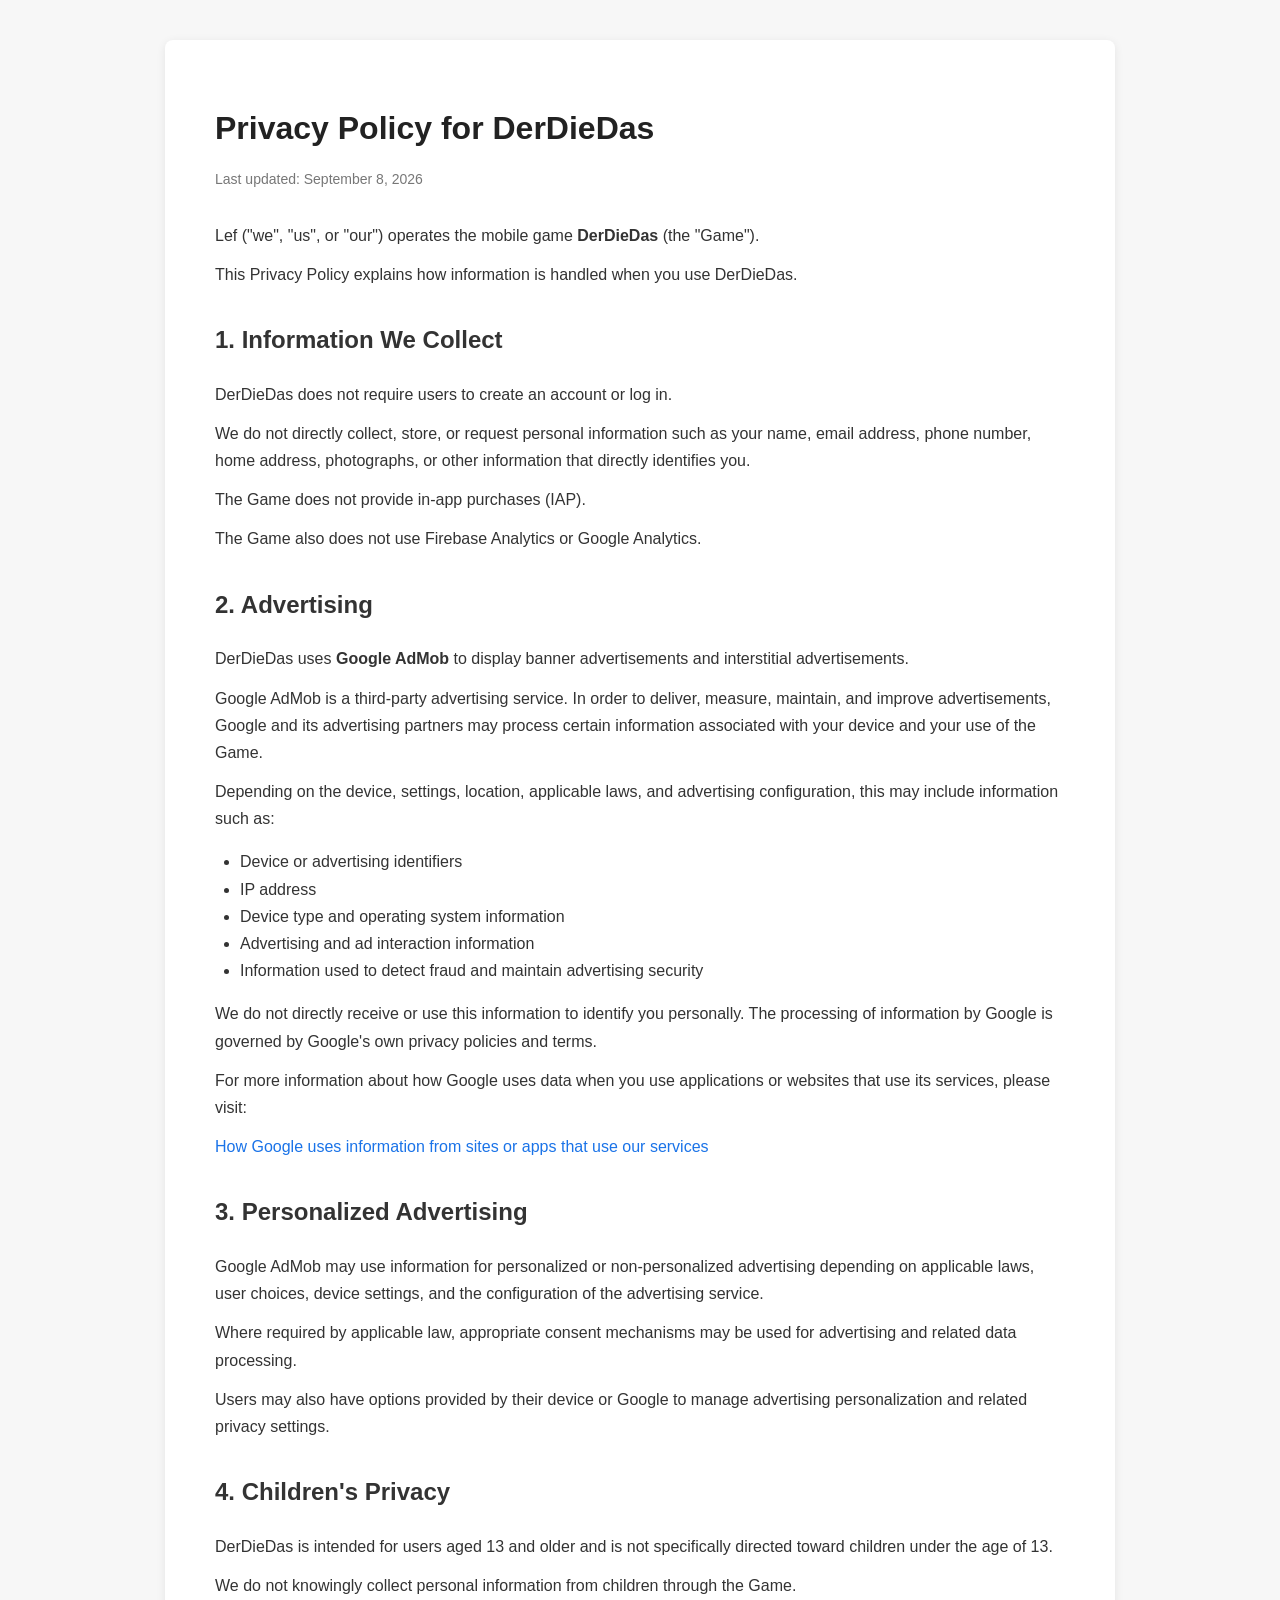
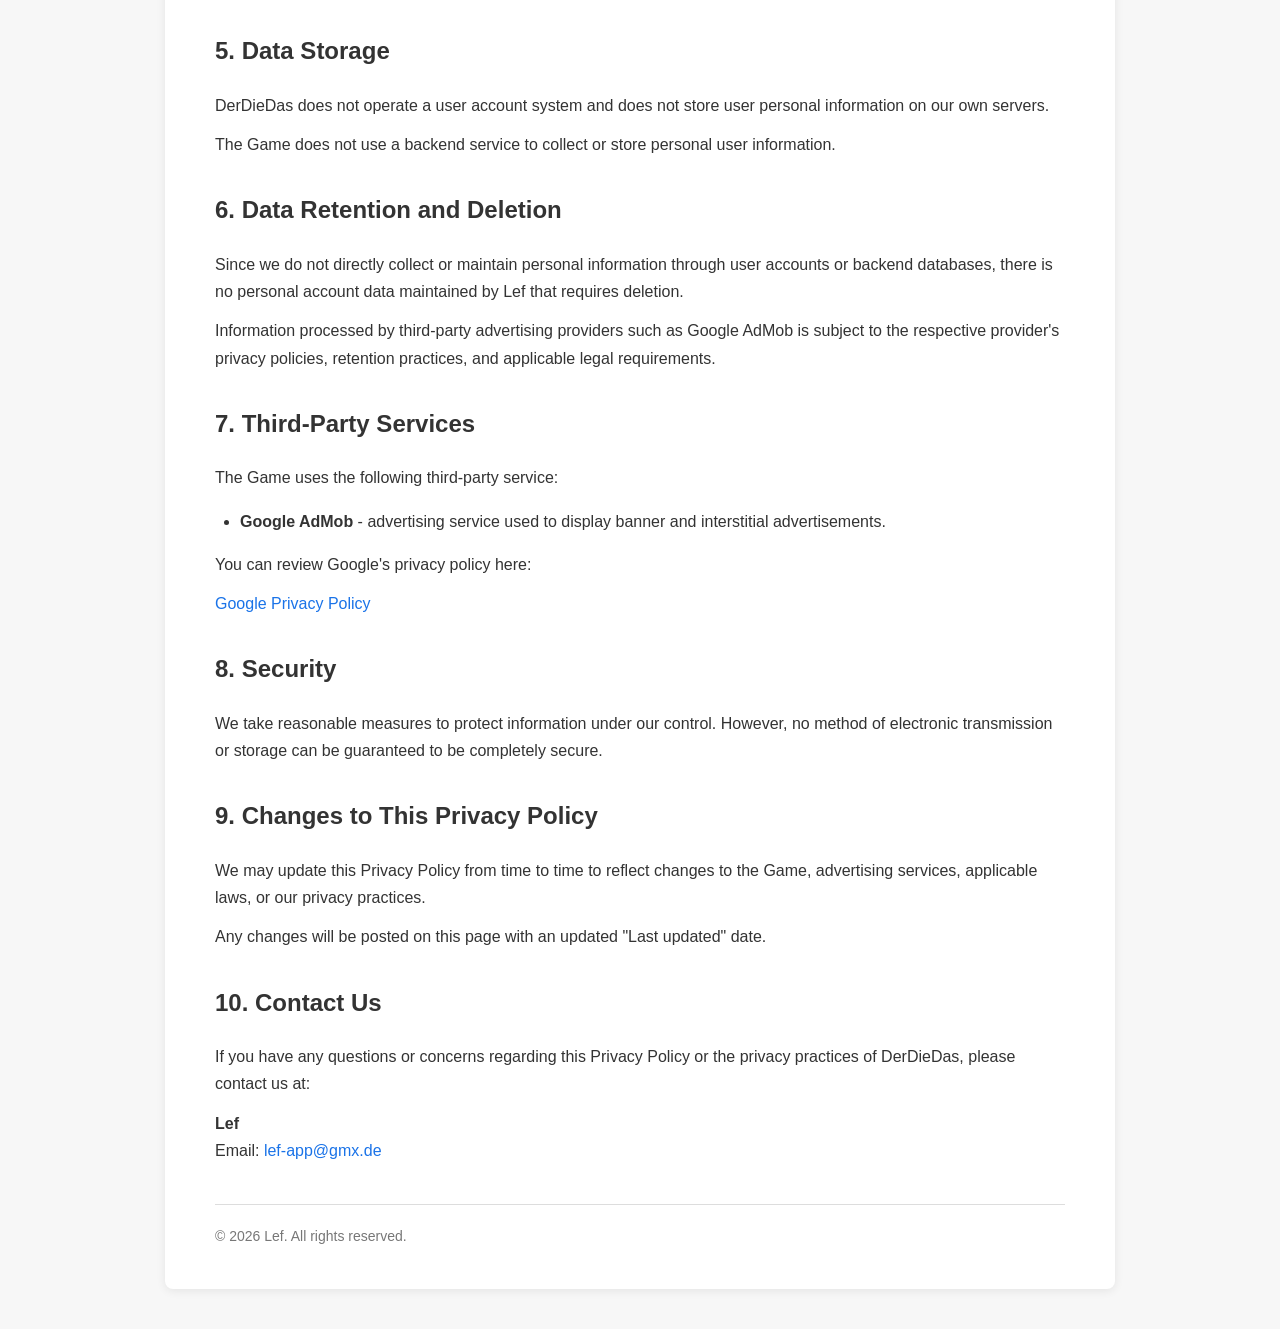
<file: privacy-policy.html>
<!DOCTYPE html>
<html lang="en">
<head>
    <meta charset="UTF-8">
    <meta name="viewport" content="width=device-width, initial-scale=1.0">

    <title>Privacy Policy - DerDieDas</title>

    <style>
        body {
            font-family: Arial, Helvetica, sans-serif;
            line-height: 1.7;
            color: #333;
            background-color: #f7f7f7;
            margin: 0;
            padding: 0;
        }

        .container {
            max-width: 850px;
            margin: 40px auto;
            background: #ffffff;
            padding: 40px 50px;
            box-shadow: 0 2px 10px rgba(0, 0, 0, 0.08);
            border-radius: 8px;
        }

        h1 {
            color: #222;
            margin-bottom: 10px;
        }

        h2 {
            color: #333;
            margin-top: 32px;
        }

        p {
            margin: 12px 0;
        }

        ul {
            padding-left: 25px;
        }

        .updated {
            color: #777;
            font-size: 14px;
            margin-bottom: 30px;
        }

        a {
            color: #1a73e8;
            text-decoration: none;
        }

        a:hover {
            text-decoration: underline;
        }

        .footer {
            margin-top: 40px;
            padding-top: 20px;
            border-top: 1px solid #ddd;
            color: #777;
            font-size: 14px;
        }

        @media (max-width: 600px) {
            .container {
                margin: 15px;
                padding: 25px 20px;
            }
        }
    </style>
</head>

<body>

<div class="container">

    <h1>Privacy Policy for DerDieDas</h1>

    <p class="updated">
        Last updated: September 8, 2026
    </p>

    <p>
        Lef ("we", "us", or "our") operates the mobile game
        <strong>DerDieDas</strong> (the "Game").
    </p>

    <p>
        This Privacy Policy explains how information is handled when you
        use DerDieDas.
    </p>

    <h2>1. Information We Collect</h2>

    <p>
        DerDieDas does not require users to create an account or log in.
    </p>

    <p>
        We do not directly collect, store, or request personal information
        such as your name, email address, phone number, home address,
        photographs, or other information that directly identifies you.
    </p>

    <p>
        The Game does not provide in-app purchases (IAP).
    </p>

    <p>
        The Game also does not use Firebase Analytics or Google Analytics.
    </p>

    <h2>2. Advertising</h2>

    <p>
        DerDieDas uses <strong>Google AdMob</strong> to display banner
        advertisements and interstitial advertisements.
    </p>

    <p>
        Google AdMob is a third-party advertising service. In order to
        deliver, measure, maintain, and improve advertisements, Google and
        its advertising partners may process certain information associated
        with your device and your use of the Game.
    </p>

    <p>
        Depending on the device, settings, location, applicable laws, and
        advertising configuration, this may include information such as:
    </p>

    <ul>
        <li>Device or advertising identifiers</li>
        <li>IP address</li>
        <li>Device type and operating system information</li>
        <li>Advertising and ad interaction information</li>
        <li>Information used to detect fraud and maintain advertising security</li>
    </ul>

    <p>
        We do not directly receive or use this information to identify you
        personally. The processing of information by Google is governed by
        Google's own privacy policies and terms.
    </p>

    <p>
        For more information about how Google uses data when you use
        applications or websites that use its services, please visit:
    </p>

    <p>
        <a href="https://policies.google.com/technologies/partner-sites"
           target="_blank"
           rel="noopener noreferrer">
            How Google uses information from sites or apps that use our services
        </a>
    </p>

    <h2>3. Personalized Advertising</h2>

    <p>
        Google AdMob may use information for personalized or non-personalized
        advertising depending on applicable laws, user choices, device
        settings, and the configuration of the advertising service.
    </p>

    <p>
        Where required by applicable law, appropriate consent mechanisms
        may be used for advertising and related data processing.
    </p>

    <p>
        Users may also have options provided by their device or Google to
        manage advertising personalization and related privacy settings.
    </p>

    <h2>4. Children's Privacy</h2>

    <p>
        DerDieDas is intended for users aged 13 and older and is not
        specifically directed toward children under the age of 13.
    </p>

    <p>
        We do not knowingly collect personal information from children
        through the Game.
    </p>

    <h2>5. Data Storage</h2>

    <p>
        DerDieDas does not operate a user account system and does not store
        user personal information on our own servers.
    </p>

    <p>
        The Game does not use a backend service to collect or store personal
        user information.
    </p>

    <h2>6. Data Retention and Deletion</h2>

    <p>
        Since we do not directly collect or maintain personal information
        through user accounts or backend databases, there is no personal
        account data maintained by Lef that requires deletion.
    </p>

    <p>
        Information processed by third-party advertising providers such as
        Google AdMob is subject to the respective provider's privacy
        policies, retention practices, and applicable legal requirements.
    </p>

    <h2>7. Third-Party Services</h2>

    <p>
        The Game uses the following third-party service:
    </p>

    <ul>
        <li>
            <strong>Google AdMob</strong> - advertising service used to
            display banner and interstitial advertisements.
        </li>
    </ul>

    <p>
        You can review Google's privacy policy here:
    </p>

    <p>
        <a href="https://policies.google.com/privacy"
           target="_blank"
           rel="noopener noreferrer">
            Google Privacy Policy
        </a>
    </p>

    <h2>8. Security</h2>

    <p>
        We take reasonable measures to protect information under our
        control. However, no method of electronic transmission or storage
        can be guaranteed to be completely secure.
    </p>

    <h2>9. Changes to This Privacy Policy</h2>

    <p>
        We may update this Privacy Policy from time to time to reflect
        changes to the Game, advertising services, applicable laws, or our
        privacy practices.
    </p>

    <p>
        Any changes will be posted on this page with an updated
        "Last updated" date.
    </p>

    <h2>10. Contact Us</h2>

    <p>
        If you have any questions or concerns regarding this Privacy Policy
        or the privacy practices of DerDieDas, please contact us at:
    </p>

    <p>
        <strong>Lef</strong><br>
        Email:
        <a href="mailto:lef-app@gmx.de">
            lef-app@gmx.de
        </a>
    </p>

    <div class="footer">
        &copy; 2026 Lef. All rights reserved.
    </div>

</div>

</body>
</html>
</file>
